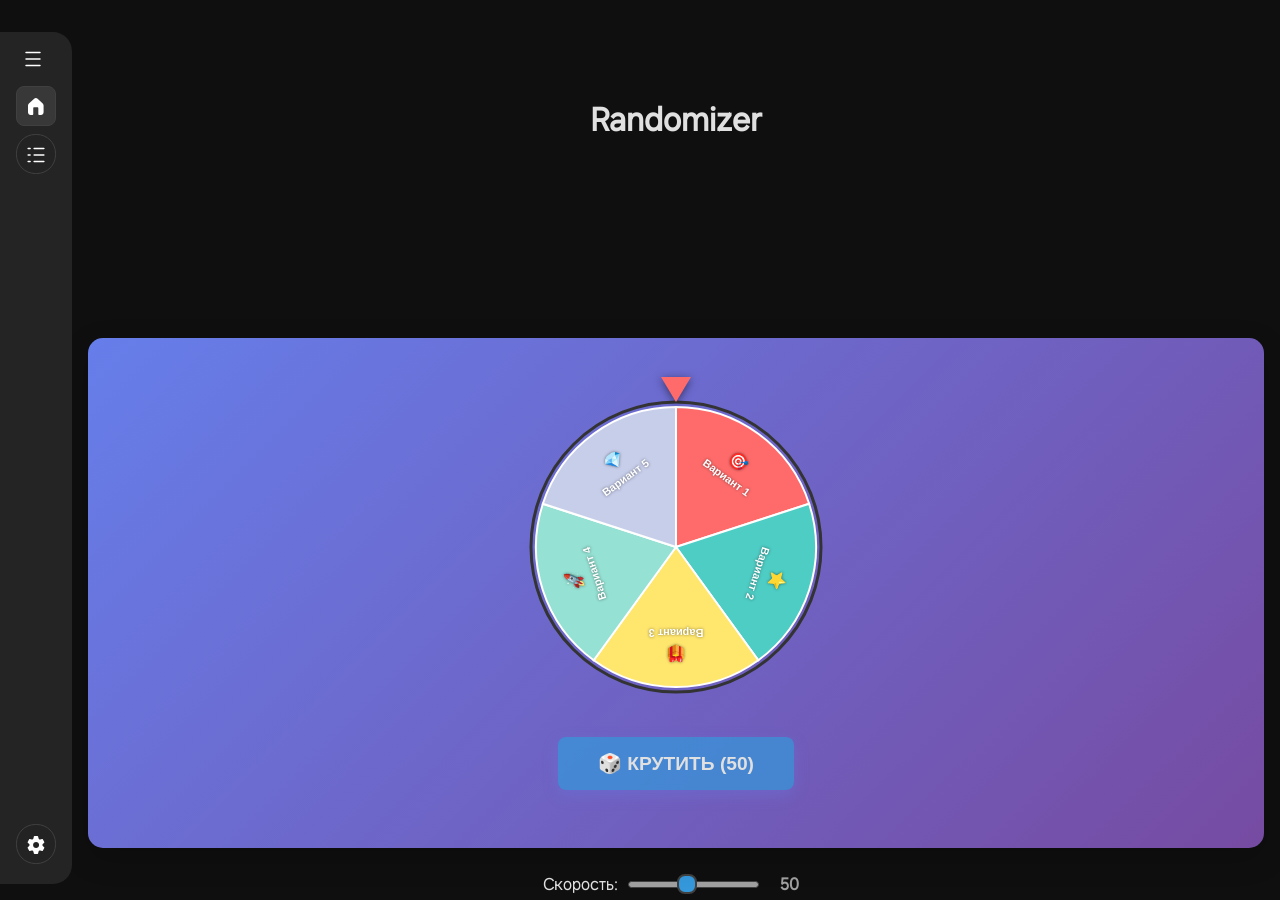
<file: web/random/index.html>
<!doctype html>
<html lang="ru">
<head>
    <meta charset="utf-8">
    <meta name="viewport" content="width=device-width, initial-scale=1">
    <title>Randomizer EE</title>
    <link rel="stylesheet" href="eelibs/import.css">
    <link rel="stylesheet" href="css/randomizer.css">
    <script src="js/config.js"></script>
</head>
<body style="display: flex;">
    <div id="nav" class="active">
        <button id="openmenu" onclick="document.getElementById('nav').classList.toggle('active')"><img src="img/ui/lines.svg"></button>
        <div id="navcontent"></div>
    </div>
    <div id="content">
        <div class="page" id="settings">
        </div>
        <div class="page active" id="randomizer">
            <!-- Main Content -->
            <div class="randomizer-main">
                <!-- Spinner -->
                <div class="randomizer-spinner"></div>
            </div>

            <!-- Controls -->
            <div class="randomizer-controls">
                <select class="mode-select hidden">
                    <option value="wheel">🎡 Колесо</option>
                    <option value="roulette">🎰 Рулетка</option>
                    <option value="barrel">🎲 Барабан</option>
                    <option value="list">📋 Список</option>
                </select>
                    
                <div class="speed-control">
                    <label>Скорость:</label>
                    <input type="range" class="speed-input" min="10" max="100" value="50">
                    <span class="speed-value">50</span>
                </div>

                <button class="settings-toggle hidden">⚙️ Настройки</button>
            </div>

            <!-- Result -->
            <div class="randomizer-result hidden">
                <div class="result-text">🎉 Результат:</div>
                <div class="result-icon">✨</div>
                <div class="result-value">-</div>
                <button class="share-btn">📤 Поделиться результатом</button>
            </div>
        </div>
        <div class="page" id="variants">
            <!-- Settings Panel -->
            <div class="randomizer-settings">                        
                <div class="settings-section">
                    <div class="section-title">Варианты</div>
                    <div class="variants-list"></div>
                    <button class="add-variant-btn">+ Добавить вариант</button>
                </div>
            </div>
        </div>
        <div id="navdown" class=""></div>
    </div>

</body>
<script src="eelibs/import.js" type="module"></script>
<script src="js/init.js" type="module"></script>
</html>
</file>
<file: web/random/eelibs/import.css>
@import url(css/!.css);
@import url("css/dropdown.css");
@import url("css/notification.css");
@import url("css/checkbox.css");
@import url("css/pages.css");
@import url("css/nav.css");
@import url(css/settings.css);
@import url(css/mobile.css);
@import url(css/modal.css);
</file>
<file: web/random/css/randomizer.css>
/* ========== RANDOMIZER STYLES ========== */

#randomizer {
    display: flex;
    flex-direction: column;
    gap: 20px;
    overflow-y: scroll;
}

/* Header */
.randomizer-header {
    text-align: center;
    color: var(--text-pri);
}

.randomizer-header h1 {
    margin: 0 0 10px 0;
    font-size: 2.5em;
}

.randomizer-header p {
    margin: 0;
    font-size: 1.1em;
    opacity: 0.9;
}

/* Controls Row */
.randomizer-controls {
    display: flex;
    gap: 10px;
    flex-wrap: wrap;
    justify-content: center;
    align-items: center;
}

.randomizer-controls select,
.randomizer-controls button {
    padding: 12px 20px;
    font-size: 1em;
    border: none;
    border-radius: 8px;
    cursor: pointer;
    transition: all 0.3s ease;
    background: var(--ac-bg);
    color: var(--text-pri);
    font-weight: 600;
}

.randomizer-controls button:hover {
    transform: scale(1.05);
    box-shadow: 0 5px 15px rgba(0, 0, 0, 0.3);
}

.randomizer-controls button.active {
    background: #667eea;
    color: white;
}

/* Main Content Area */
.randomizer-main {
    display: flex;
    gap: 20px;
    flex: 1;
    min-height: max-content;
}

/* Spinner Area */
.randomizer-spinner {
    flex: 2;
    display: flex;
    flex-direction: column;
    align-items: center;
    justify-content: center;
    background: linear-gradient(135deg, #667eea 0%, #764ba2 100%);
    border-radius: 15px;
    padding: 20px;
    box-shadow: 0 10px 30px rgba(0, 0, 0, 0.2);
    position: relative;
    height: 470px;
}

.randomizer-spinner.hidden {
    display: none;
}

/* Wheel Spinner */
.wheel-container {
    position: relative;
    width: 300px;
    height: 300px;
    margin-bottom: 20px;

    canvas {
        transition: none;
    }
}

.wheel {
    width: 100%;
    height: 100%;
    border-radius: 50%;
    box-shadow: 0 0 20px rgba(0, 0, 0, 0.3), inset 0 0 20px rgba(0, 0, 0, 0.1);
    cursor: pointer;
    position: relative;
    display: block;
    transition: none;
}

.wheel-pointer {
    position: absolute;
    top: -20px;
    left: 50%;
    transform: translateX(-50%);
    width: 0;
    height: 0;
    border-left: 15px solid transparent;
    border-right: 15px solid transparent;
    border-top: 25px solid #FF6B6B;
    z-index: 100;
    filter: drop-shadow(0 2px 4px rgba(0, 0, 0, 0.5));
}

/* Roulette Spinner */
.roulette-container {
    display: flex;
    align-items: center;
    justify-content: center;
    gap: 20px;
    margin-bottom: 20px;
}

.roulette-column {
    display: flex;
    flex-direction: column;
    width: 80px;
    height: 300px;
    background: var(--bg-sec);
    border: 3px solid var(--bc);
    border-radius: 10px;
    overflow: hidden;
    position: relative;
    box-shadow: 0 5px 15px rgba(0, 0, 0, 0.2);
}

.roulette-column.spinning {
    animation: spinRoulette 0.1s ease-out forwards;
}

@keyframes spinRoulette {
    0% {
        transform: translateY(-100%);
    }
    100% {
        transform: translateY(0);
    }
}

.roulette-item {
    flex: 1;
    display: flex;
    align-items: center;
    justify-content: center;
    padding: 10px 5px;
    font-size: 0.9em;
    font-weight: 600;
    text-align: center;
    border-bottom: 1px solid var(--bc);
    transition: transform 0.1s ease;
}

.roulette-item.highlight {
    background: #667eea;
    color: var(--text-pri);
    transform: scale(1.1);
    border: 2px solid #667eea;
}

/* Barrel/Cylinder Spinner */
.barrel-container {
    display: flex;
    gap: 15px;
    justify-content: center;
    margin-bottom: 20px;
    perspective: 1000px;
}

.barrel {
    width: 80px;
    height: 300px;
    background: linear-gradient(90deg, rgba(0,0,0,0.1) 0%, transparent 50%, rgba(0,0,0,0.1) 100%);
    border: 3px solid var(--bc);
    border-radius: 15px;
    display: flex;
    align-items: center;
    justify-content: center;
    font-size: 1.2em;
    font-weight: bold;
    overflow: hidden;
    position: relative;
    box-shadow: 0 5px 15px rgba(0, 0, 0, 0.2);
}

.barrel.spinning {
    animation: spinBarrel 0.05s linear forwards;
}

@keyframes spinBarrel {
    0% {
        transform: rotateX(0deg);
    }
    100% {
        transform: rotateX(360deg);
    }
}

.barrel-item {
    position: absolute;
    width: 100%;
    height: 100%;
    display: flex;
    align-items: center;
    justify-content: center;
    padding: 10px;
    text-align: center;
    transition: all 0.3s ease;
}

.barrel-item.active {
    background: #667eea;
    color: var(--text-pri);
    transform: scale(1.1);
    z-index: 10;
}

/* List Spinner */
.list-spinner {
    width: 100%;
    max-width: 400px;
}

.list-spinner-item {
    padding: 15px;
    margin: 8px 0;
    background: var(--bg-sec);
    border-left: 5px solid var(--bc);
    border-radius: 5px;
    cursor: pointer;
    transition: all 0.3s ease;
    text-align: center;
    font-weight: 600;
    display: flex;
    align-items: center;
    justify-content: center;
    gap: 10px;
    min-height: 50px;
}

.list-spinner-item.spinning {
    animation: listSpin 0.1s ease-out forwards;
}

@keyframes listSpin {
    0% {
        opacity: 0.5;
        transform: translateX(-20px);
    }
    100% {
        opacity: 1;
        transform: translateX(0);
    }
}

.list-spinner-item.highlight {
    background: #667eea;
    color: var(--text-pri);
    border-left-color: #667eea;
    transform: scale(1.1);
    box-shadow: 0 5px 15px rgba(102, 126, 234, 0.4);
}

/* Result Area */
.randomizer-result {
    text-align: center;
    margin-top: 20px;
}

.randomizer-result.hidden {
    display: none;
}

.result-text {
    font-size: 1.3em;
    color: var(--text-sec);
    margin-bottom: 10px;
}

.result-value {
    font-size: 2em;
    font-weight: bold;
    color: var(--ac-text);
    margin: 15px 0;
}

.result-icon {
    font-size: 3em;
    margin: 10px 0;
}

.share-btn {
    background: var(--bg-sec);
    color: var(--ac-text);
    padding: 12px 30px;
    border: none;
    border-radius: 8px;
    font-size: 1.1em;
    cursor: pointer;
    transition: all 0.3s ease;
    margin: 10px 5px;
    display: inline-block;
}

.share-btn:hover {
    background: #764ba2;
    transform: translateY(-2px);
    box-shadow: 0 5px 15px rgba(102, 126, 234, 0.4);
}

/* Spin Button */
.spin-btn {
    /*background: linear-gradient(135deg, #667eea 0%, #764ba2 100%);*/
    background-color: var(--ac-bg);
    color: var(--text-pri);
    padding: 15px 40px;
    font-size: 1.2em;
    border: none;
    border-radius: 8px;
    cursor: pointer;
    transition: all 0.3s ease;
    font-weight: bold;
    margin-top: 20px;
    box-shadow: 0 5px 15px rgba(102, 126, 234, 0.3);
}

.spin-btn:hover:not(:disabled) {
    transform: scale(1.05);
    box-shadow: 0 8px 20px rgba(102, 126, 234, 0.5);
}

.spin-btn:disabled {
    opacity: 0.6;
    cursor: not-allowed;
}

/* Settings Panel */
.randomizer-settings {
    flex: 1;
    background: var(--bg-sec);
    border-radius: 15px;
    padding: 20px;
    box-shadow: 0 10px 30px rgba(0, 0, 0, 0.2);
    overflow-y: auto;
    display: flex;
    flex-direction: column;
}

.randomizer-settings.hidden {
    display: none;
}

.settings-header {
    font-size: 1.3em;
    font-weight: bold;
    margin-bottom: 15px;
    color: var(--text-sec);
    border-bottom: 2px solid var(--ac-bg);
    padding-bottom: 10px;
}

.settings-section {
    margin-bottom: 20px;
    padding-bottom: 15px;
    border-bottom: 1px solid var(--bc);
}

.settings-section:last-child {
    border-bottom: none;
}

.section-title {
    font-weight: bold;
    color: var(--text-sec);
    margin-bottom: 10px;
    font-size: 1.1em;
}

.add-variant-btn {
    background: var(--ac-bg);
    color: var(--text-pri);
    padding: 10px 15px;
    border: none;
    border-radius: 6px;
    cursor: pointer;
    font-weight: 600;
    width: 100%;
    transition: all 0.3s ease;
}

.add-variant-btn:hover {
    background: #764ba2;
    transform: translateY(-2px);
}

/* Variant Item */
.variant-item {
    background: var(--bg-sec);
    border: 2px solid var(--bc);
    border-radius: 8px;
    padding: 12px;
    margin: 8px 0;
    transition: all 0.3s ease;
}

.variant-item:hover {
    border-color: var(--ac-bg);
    box-shadow: 0 3px 10px rgba(102, 126, 234, 0.2);
}

.variant-header {
    display: flex;
    gap: 8px;
    margin-bottom: 8px;
    align-items: center;
}

.variant-label {
    flex: 1;
    font-weight: 600;
    color: var(--text-sec);
}

.delete-variant-btn {
    background: #ff6b6b;
    color: var(--text-pri);
    border: none;
    padding: 5px 10px;
    border-radius: 4px;
    cursor: pointer;
    font-size: 0.9em;
    transition: all 0.3s ease;
}

.delete-variant-btn:hover {
    background: #ff5252;
}

.variant-form-group {
    display: flex;
    gap: 8px;
    margin: 6px 0;
    align-items: center;
    flex-wrap: wrap;
}

.variant-form-group label {
    min-width: 70px;
    font-weight: 600;
    color: var(--text-sec);
    font-size: 0.9em;
}

.variant-form-group input,
.variant-form-group select {
    flex: 1;
    padding: 6px 8px;
    border: 1px solid var(--bc);
    border-radius: 4px;
    font-size: 0.9em;
    min-width: 100px;
}

.variant-form-group input[type="color"] {
    min-width: 50px;
    max-width: 60px;
    cursor: pointer;
}

.variant-form-group input[type="number"] {
    max-width: 80px;
}

/* Speed Control */
.speed-control {
    display: flex;
    gap: 10px;
    align-items: center;
}

.speed-control input[type="range"] {
    flex: 1;
    cursor: pointer;
    width: min(300px, 75%)
}

.speed-value {
    min-width: 40px;
    text-align: center;
    font-weight: 600;
    color: var(--text-sec);
}

/* Responsive Design */
@media (max-width: 1024px) {
    .randomizer-main {
        flex-direction: column;
    }

    .randomizer-spinner {
        flex: 1;
        min-height: auto;
    }

    .randomizer-settings {
        flex: 1;
    }
}

@media (max-width: 768px) {
    .randomizer-container {
        padding: 10px;
        gap: 10px;
    }

    .wheel-container, .wheel-container canvas {
        width: 150px;
        height: 150px;
    }

    .randomizer-header h1 {
        font-size: 1.8em;
    }

    .randomizer-controls {
        flex-direction: column;
    }

    .randomizer-controls select,
    .randomizer-controls button {
        width: 100%;
    }

    .barrel {
        width: 60px;
        height: 200px;
    }

    .roulette-column {
        width: 60px;
        height: 200px;
    }
}

/* Animations */
@keyframes pulse {
    0%, 100% {
        opacity: 1;
    }
    50% {
        opacity: 0.7;
    }
}

.spinning {
    animation: pulse 0.5s ease-in-out infinite;
}

/* Toast Notification */
.toast {
    position: fixed;
    bottom: 20px;
    right: 20px;
    background: var(--bg-sec);
    color: var(--text-pri);
    padding: 15px 20px;
    border-radius: 8px;
    box-shadow: 0 5px 15px rgba(0, 0, 0, 0.3);
    animation: slideIn 0.3s ease-out;
    z-index: 1000;
}

@keyframes slideIn {
    from {
        transform: translateX(400px);
        opacity: 0;
    }
    to {
        transform: translateX(0);
        opacity: 1;
    }
}

.toast.success {
    background: #51cf66;
}

.toast.error {
    background: #ff6b6b;
}

.randomizer-settings .settings-section {
    padding: var(--ds);
}

#variants {
    width:  calc(100% - 2 * var(--ds));
    padding: 0 var(--ds);
    &.active {
        padding: var(--ds);
        height: calc(100% - 2 * var(--ds));
    }
}
</file>
